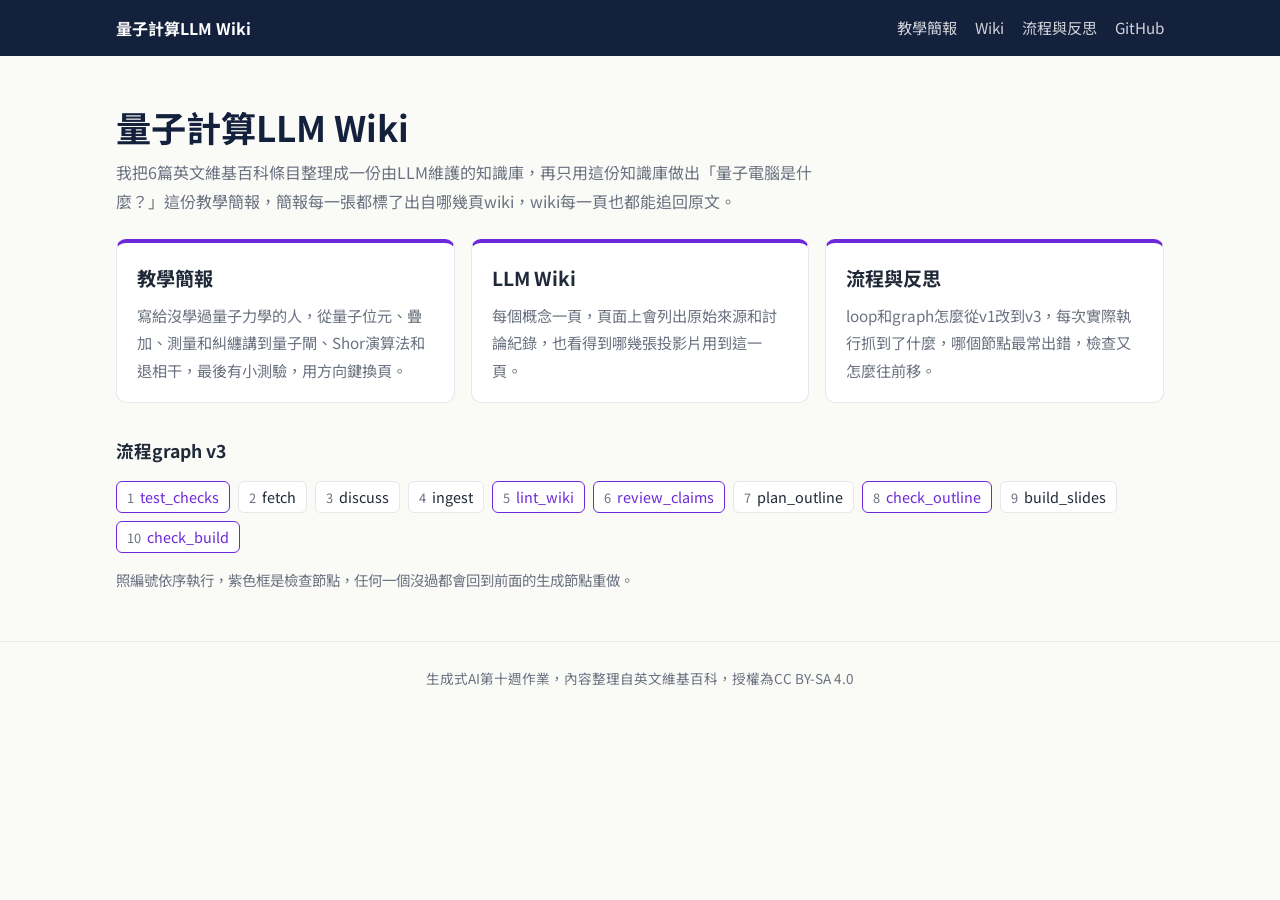
<file: index.html>
<!DOCTYPE html>
<html lang="zh-Hant">
<head>
<meta charset="UTF-8">
<meta name="viewport" content="width=device-width, initial-scale=1.0">
<title>量子計算LLM Wiki</title>
<meta name="description" content="用LLM Wiki整理量子計算入門知識，再從wiki產生給初學者的教學HTML簡報。">
<link rel="preconnect" href="https://fonts.googleapis.com">
<link href="https://fonts.googleapis.com/css2?family=Noto+Sans+TC:wght@400;700&display=swap" rel="stylesheet">
<link rel="stylesheet" href="assets/site.css">
</head>
<body>
<header class="site-header">
  <div class="container">
    <a class="logo" href="index.html">量子計算LLM Wiki</a>
    <nav>
      <a href="slides.html">教學簡報</a>
      <a href="wiki.html">Wiki</a>
      <a href="workflow.html">流程與反思</a>
      <a href="https://github.com/Arthur031221/quantum-llm-wiki">GitHub</a>
    </nav>
  </div>
</header>

<main class="container">
  <div class="hero">
    <h1>量子計算LLM Wiki</h1>
    <p>我把6篇英文維基百科條目整理成一份由LLM維護的知識庫，再只用這份知識庫做出「量子電腦是什麼？」這份教學簡報，簡報每一張都標了出自哪幾頁wiki，wiki每一頁也都能追回原文。</p>
  </div>

  <div class="cards">
    <a class="card" href="slides.html">
      <h2>教學簡報</h2>
      <p>寫給沒學過量子力學的人，從量子位元、疊加、測量和糾纏講到量子閘、Shor演算法和退相干，最後有小測驗，用方向鍵換頁。</p>
    </a>
    <a class="card" href="wiki.html">
      <h2>LLM Wiki</h2>
      <p>每個概念一頁，頁面上會列出原始來源和討論紀錄，也看得到哪幾張投影片用到這一頁。</p>
    </a>
    <a class="card" href="workflow.html">
      <h2>流程與反思</h2>
      <p>loop和graph怎麼從v1改到v3，每次實際執行抓到了什麼，哪個節點最常出錯，檢查又怎麼往前移。</p>
    </a>
  </div>

  <h2 style="font-size:1.1rem">流程graph v3</h2>
  <ol class="pipeline">
    <li class="check">test_checks</li><li>fetch</li><li>discuss</li><li>ingest</li><li class="check">lint_wiki</li>
    <li class="check">review_claims</li><li>plan_outline</li><li class="check">check_outline</li><li>build_slides</li><li class="check">check_build</li>
  </ol>
  <p style="color:var(--muted);font-size:.9rem">照編號依序執行，紫色框是檢查節點，任何一個沒過都會回到前面的生成節點重做。</p>
</main>

<footer class="site-footer">生成式AI第十週作業，內容整理自英文維基百科，授權為CC BY-SA 4.0</footer>
</body>
</html>
</file>
<file: assets/site.css>
:root {
  --navy: #14213d;
  --accent: #6d28d9;
  --accent-soft: #ede9fe;
  --text: #1f2937;
  --muted: #6b7280;
  --bg: #fafaf7;
  --card: #ffffff;
  --border: #e5e7eb;
  --radius: 10px;
}
* { box-sizing: border-box; }
body {
  margin: 0; background: var(--bg); color: var(--text);
  font-family: "Noto Sans TC", -apple-system, "PingFang TC", "Microsoft JhengHei", sans-serif;
  line-height: 1.8; font-size: 16px;
}
a { color: var(--accent); }
.container { max-width: 1080px; margin: 0 auto; padding: 0 16px; }

.site-header { background: var(--navy); color: #fff; }
.site-header .container { display: flex; align-items: center; justify-content: space-between; height: 56px; gap: 16px; }
.site-header a { color: #fff; text-decoration: none; }
.site-header .logo { font-weight: 700; white-space: nowrap; }
.site-header nav { display: flex; gap: 18px; font-size: .95rem; overflow-x: auto; }
.site-header nav a { opacity: .8; white-space: nowrap; }
.site-header nav a.active, .site-header nav a:hover { opacity: 1; }

.site-footer { margin-top: 48px; padding: 24px 0; border-top: 1px solid var(--border); color: var(--muted); font-size: .85rem; text-align: center; }

/* 首頁 */
.hero { padding: 48px 0 16px; }
.hero h1 { margin: 0 0 8px; font-size: 2.2rem; color: var(--navy); line-height: 1.3; }
.hero p { margin: 0; color: var(--muted); max-width: 720px; }
.stats { display: flex; flex-wrap: wrap; gap: 12px; margin: 24px 0; }
.stat { background: var(--card); border: 1px solid var(--border); border-radius: var(--radius); padding: 10px 18px; }
.stat b { font-size: 1.4rem; color: var(--accent); margin-right: 4px; }
.cards { display: grid; grid-template-columns: repeat(auto-fit, minmax(260px, 1fr)); gap: 16px; margin: 8px 0 32px; }
.card {
  display: block; background: var(--card); border: 1px solid var(--border); border-top: 4px solid var(--accent);
  border-radius: var(--radius); padding: 18px 20px; color: var(--text); text-decoration: none;
  transition: transform .15s, box-shadow .15s;
}
.card:hover { transform: translateY(-2px); box-shadow: 0 6px 18px rgba(0,0,0,.08); }
.card h2 { margin: 0 0 6px; font-size: 1.2rem; }
.card p { margin: 0; color: var(--muted); font-size: .95rem; }
.pipeline { display: flex; flex-wrap: wrap; gap: 8px; font-size: .9rem; margin: 8px 0 12px; padding: 0; list-style: none; counter-reset: step; }
.pipeline li { background: var(--card); border: 1px solid var(--border); border-radius: 6px; padding: 2px 10px; counter-increment: step; }
.pipeline li::before { content: counter(step); color: var(--muted); margin-right: 6px; font-size: .8rem; }
.pipeline li.check { border-color: var(--accent); color: var(--accent); }

/* Wiki 與文件頁 */
.layout { display: grid; grid-template-columns: 260px 1fr; gap: 32px; padding-top: 24px; }
.sidebar { font-size: .92rem; position: sticky; top: 16px; align-self: start; max-height: calc(100vh - 32px); overflow-y: auto; }
.sidebar h1 { font-size: 1.05rem; margin: 0 0 8px; }
.sidebar h2 { font-size: .85rem; color: var(--muted); margin: 16px 0 4px; }
.sidebar ul { list-style: none; padding: 0; margin: 0; }
.sidebar li { margin: 2px 0; line-height: 1.5; }
.sidebar li a { text-decoration: none; }
.sidebar li a.active { font-weight: 700; }
.sidebar p, .sidebar table { display: none; }
.sidebar .extra { margin-top: 16px; padding-top: 12px; border-top: 1px solid var(--border); }

.doc { min-width: 0; }
.doc h1 { font-size: 1.9rem; margin: 0 0 12px; color: var(--navy); line-height: 1.3; }
.doc h2 { font-size: 1.3rem; margin: 32px 0 8px; padding-left: 10px; border-left: 4px solid var(--accent); }
.doc h3 { font-size: 1.1rem; margin: 24px 0 6px; }
.doc table { border-collapse: collapse; margin: 12px 0; display: block; overflow-x: auto; }
.doc th, .doc td { border: 1px solid var(--border); padding: 6px 12px; background: var(--card); text-align: left; vertical-align: top; }
.doc th { background: var(--accent-soft); }
.doc pre { background: #0f172a; color: #e2e8f0; padding: 12px 16px; border-radius: 8px; overflow-x: auto; font-size: .85rem; }
.doc code { font-size: .9em; }
.doc :not(pre) > code { background: var(--accent-soft); padding: 0 4px; border-radius: 4px; }
.doc .katex-display { overflow-x: auto; overflow-y: hidden; }
.doc pre.mermaid { background: var(--card); border: 1px solid var(--border); color: var(--text); text-align: center; }

.meta-box { background: var(--card); border: 1px solid var(--border); border-radius: var(--radius); padding: 12px 18px; margin: 0 0 20px; font-size: .92rem; }
.meta-box h4 { margin: 0 0 4px; font-size: .9rem; color: var(--muted); }
.meta-box ul { margin: 0 0 8px; padding-left: 1.2em; }
.summary { color: var(--muted); font-style: italic; margin-top: -4px; }

@media (max-width: 760px) {
  .layout { grid-template-columns: 1fr; }
  .sidebar { position: static; max-height: none; border-bottom: 1px solid var(--border); padding-bottom: 12px; }
  .hero h1 { font-size: 1.7rem; }
}
</file>
